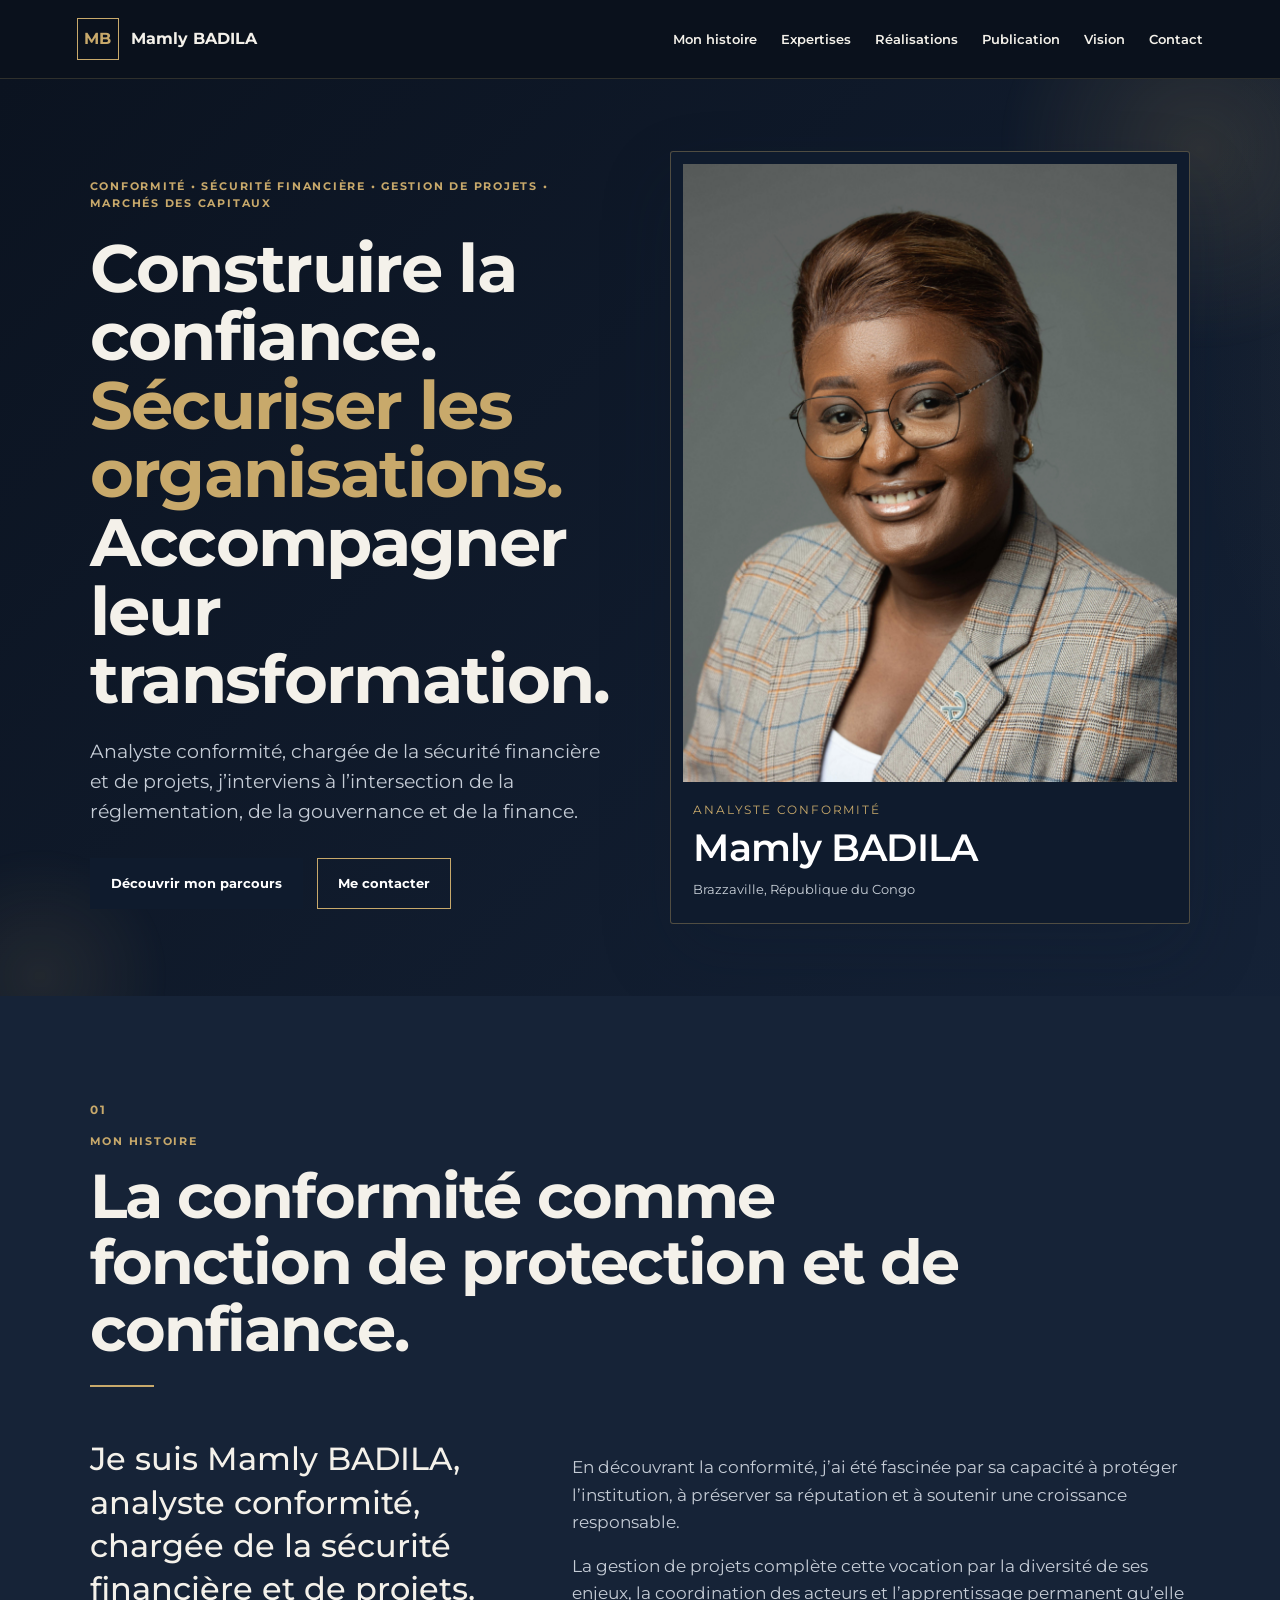
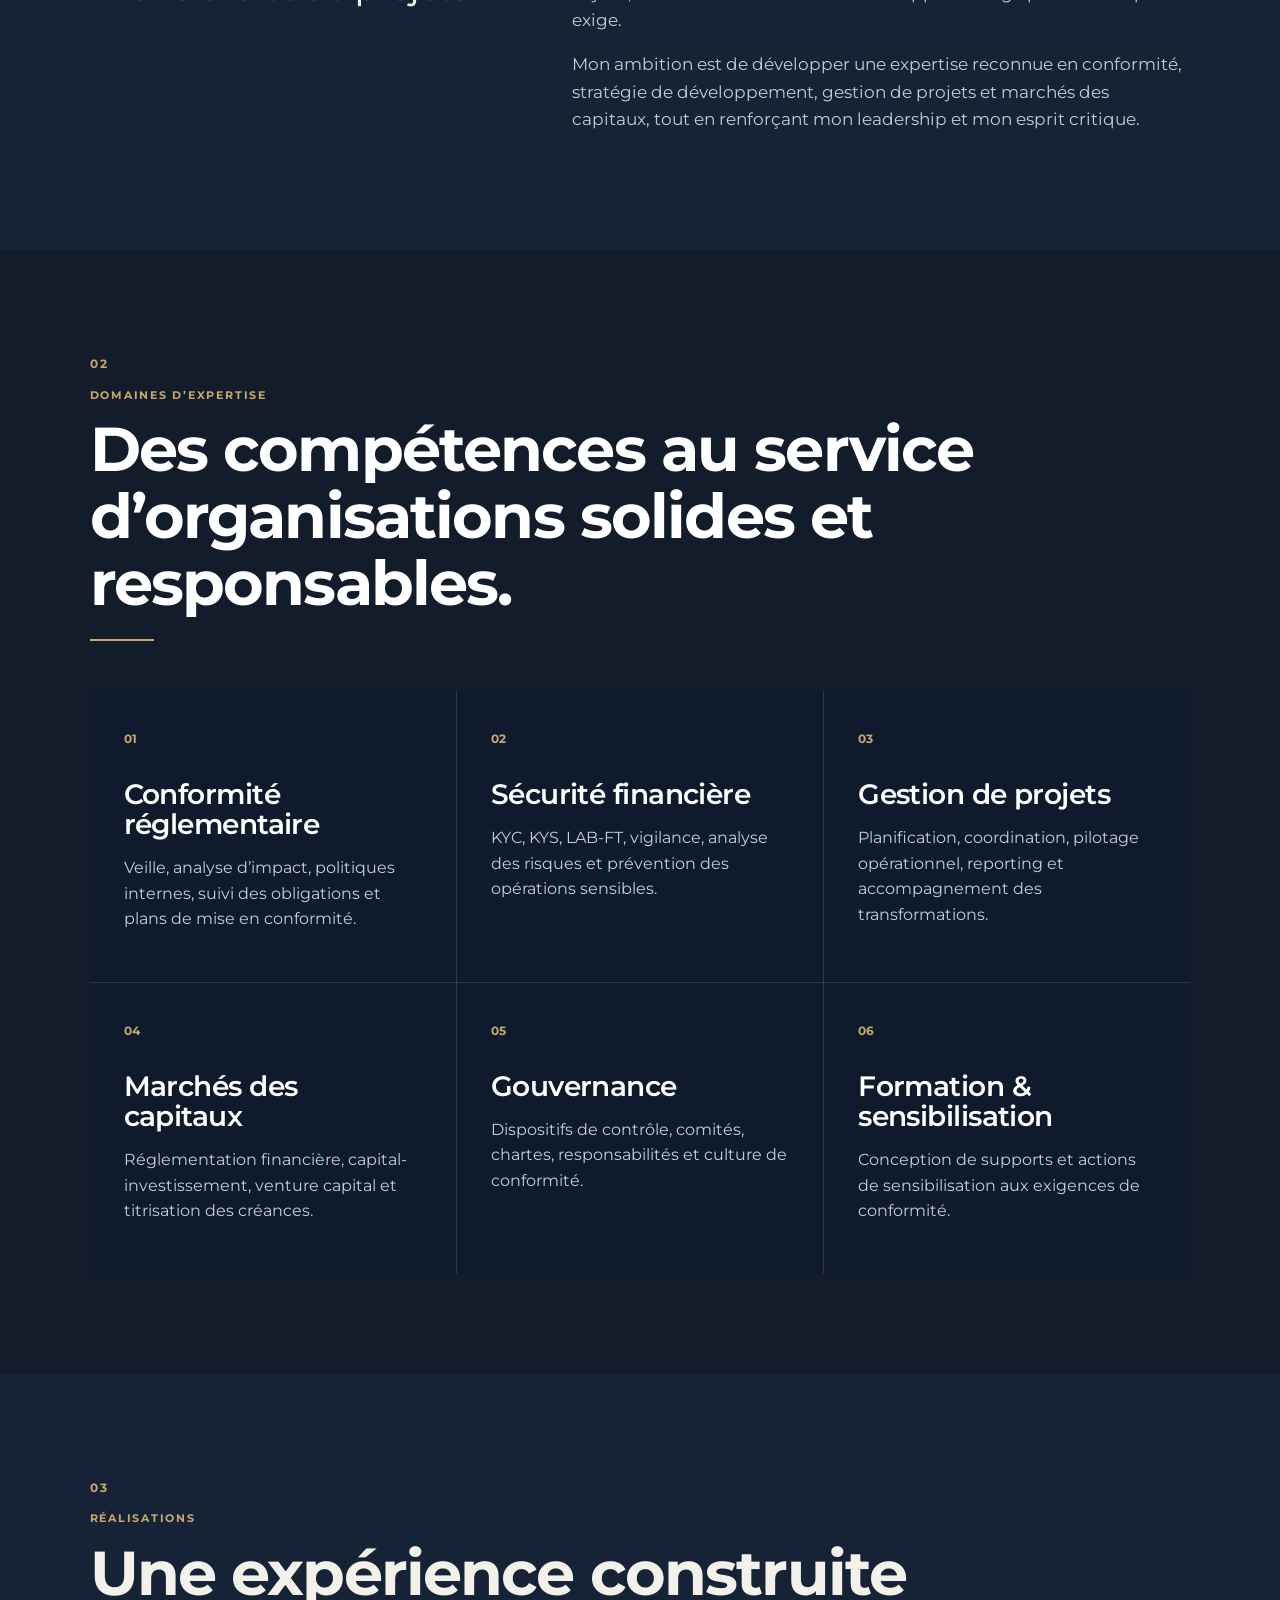
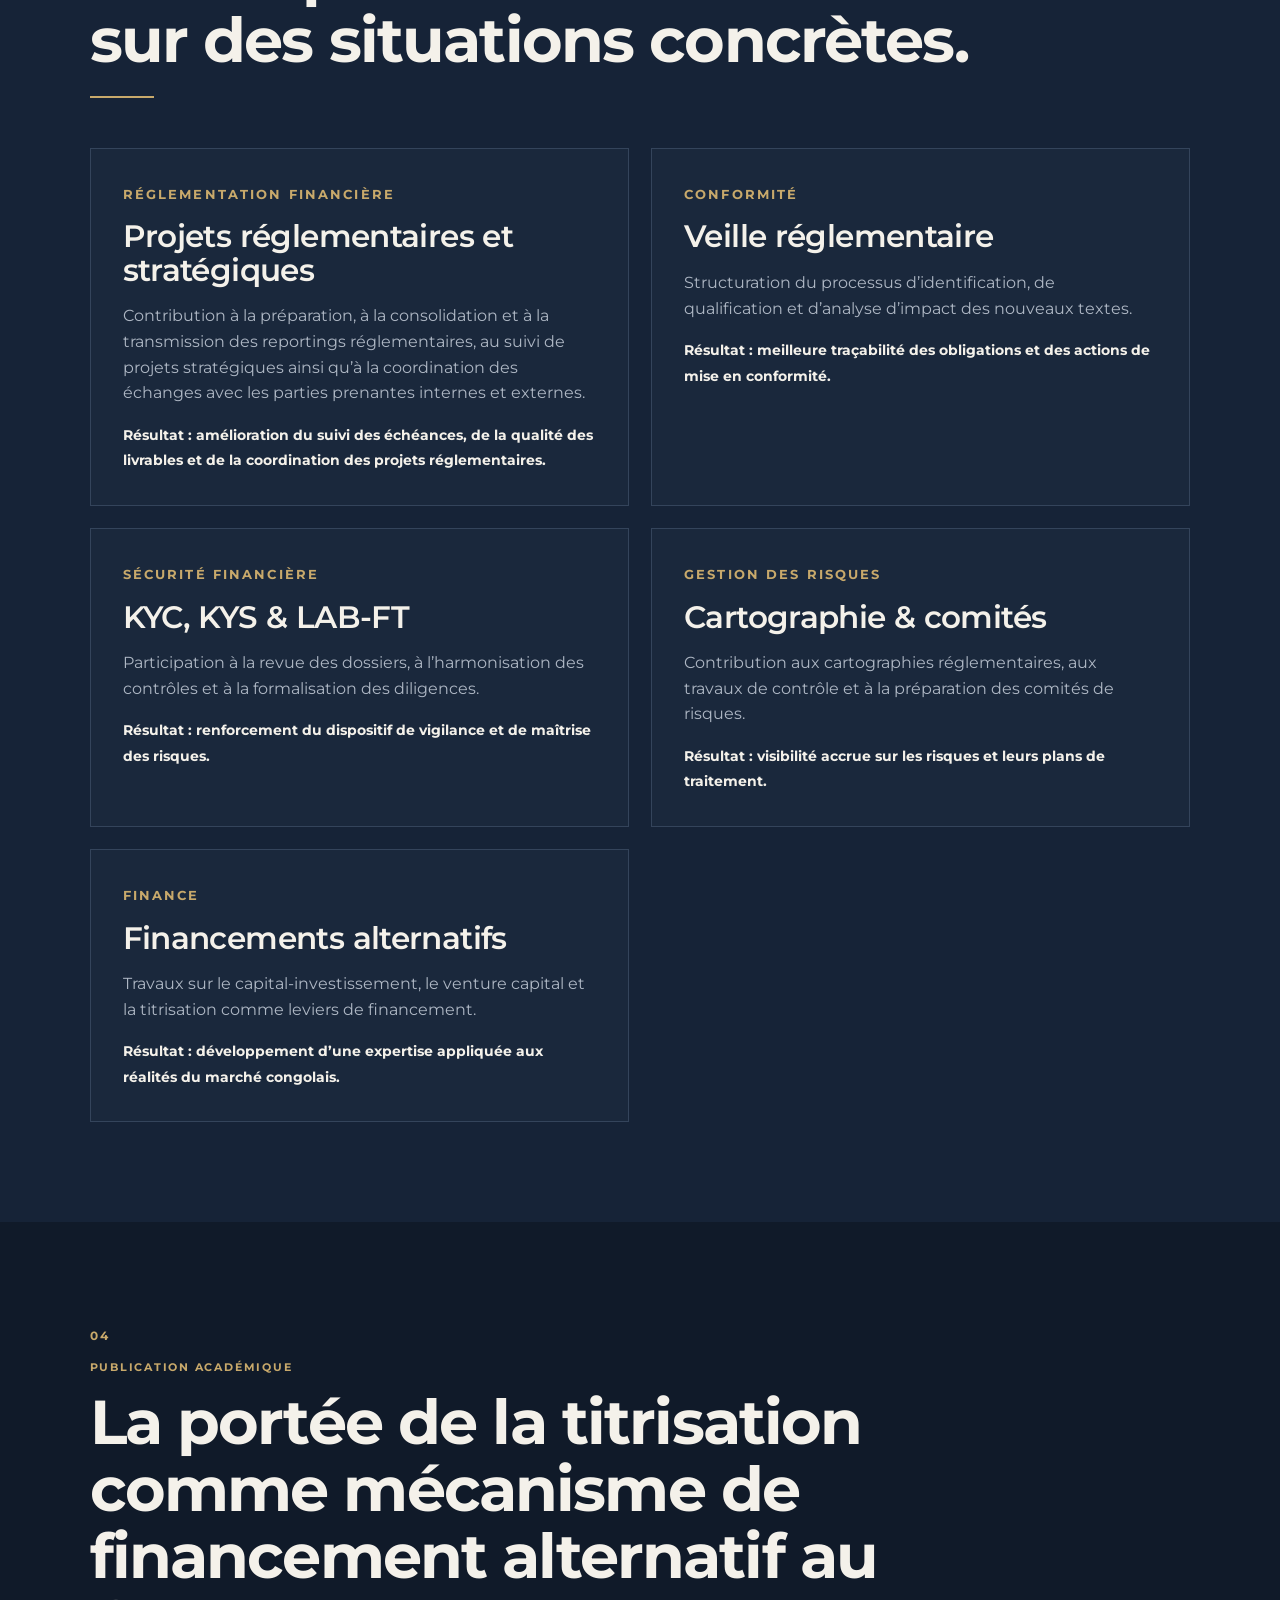
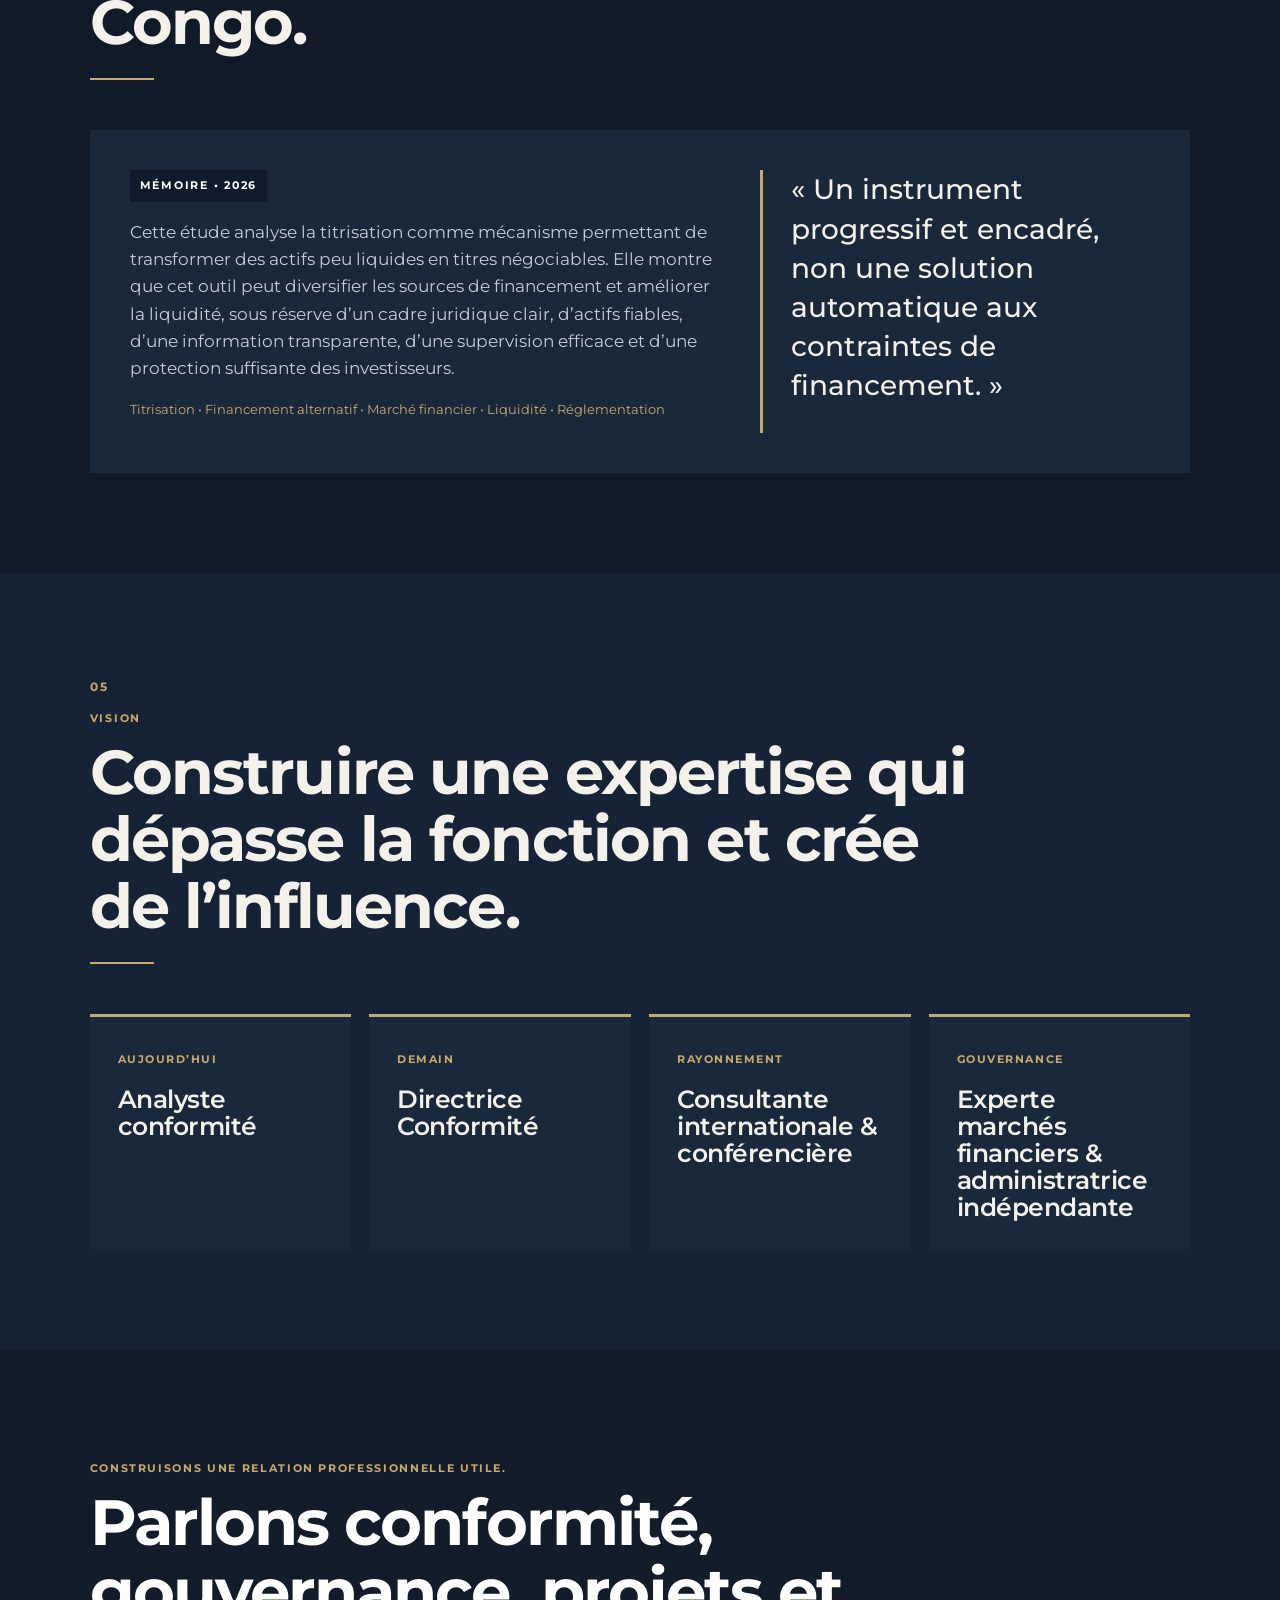
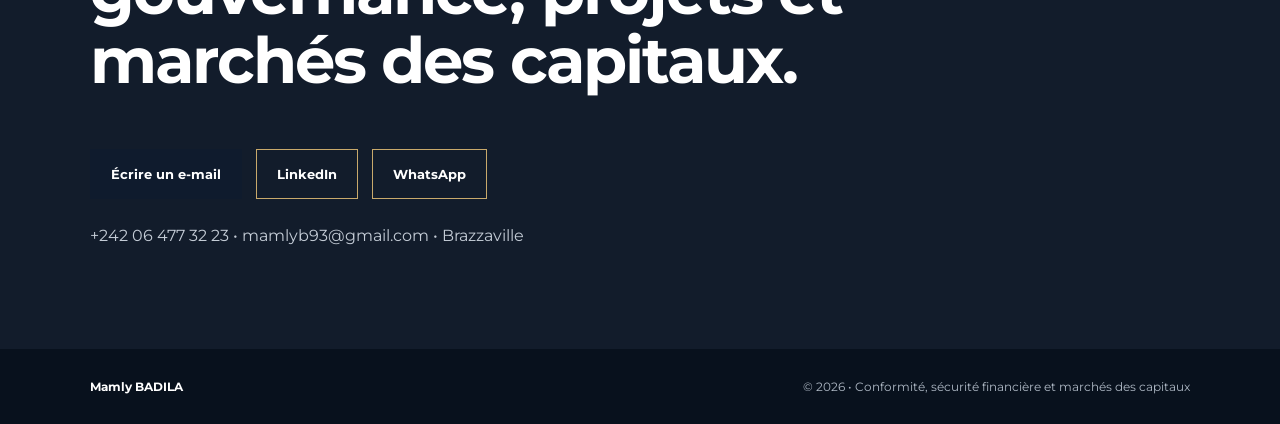
<file: index.html>
<!DOCTYPE html><html lang="fr"><head><meta charset="UTF-8"><meta name="viewport" content="width=device-width,initial-scale=1"><meta name="description" content="Mamly BADILA, analyste conformité, sécurité financière, gestion de projets et marchés des capitaux."><title>Mamly BADILA | Conformité & Marchés des capitaux</title><link rel="preconnect" href="https://fonts.googleapis.com"><link rel="preconnect" href="https://fonts.gstatic.com" crossorigin><link href="https://fonts.googleapis.com/css2?family=Inter:wght@400;500;600;700&family=Playfair+Display:wght@600;700&display=swap" rel="stylesheet"><link rel="stylesheet" href="styles.css"></head><body><header class="site-header"><a class="brand" href="#accueil"><span class="brand-mark">MB</span><span>Mamly BADILA</span></a><button class="menu-toggle" aria-label="Menu">☰</button><nav class="nav"><a href="#histoire">Mon histoire</a><a href="#expertises">Expertises</a><a href="#realisations">Réalisations</a><a href="#publication">Publication</a><a href="#vision">Vision</a><a href="#contact">Contact</a></nav></header><main><section id="accueil" class="hero"><div class="hero-copy reveal"><p class="kicker">CONFORMITÉ • SÉCURITÉ FINANCIÈRE • GESTION DE PROJETS • MARCHÉS DES CAPITAUX</p><h1>Construire la confiance.<br><span>Sécuriser les organisations.</span><br>Accompagner leur transformation.</h1><p class="intro">Analyste conformité, chargée de la sécurité financière et de projets, j’interviens à l’intersection de la réglementation, de la gouvernance et de la finance.</p><div class="actions"><a class="btn primary" href="#histoire">Découvrir mon parcours</a><a class="btn secondary" href="#contact">Me contacter</a></div></div><aside class="hero-card reveal"><img src="4c3d6732-0af5-4ce8-9560-df47b364be13.jpg" alt="Portrait professionnel de Mamly BADILA"><div><p>Analyste Conformité</p><h2>Mamly BADILA</h2><span>Brazzaville, République du Congo</span></div></aside></section><section id="histoire" class="section story"><div class="section-title reveal"><span>01</span><p>Mon histoire</p><h2>La conformité comme fonction de protection et de confiance.</h2></div><div class="story-grid reveal"><p class="lead">Je suis Mamly BADILA, analyste conformité, chargée de la sécurité financière et de projets.</p><div><p>En découvrant la conformité, j’ai été fascinée par sa capacité à protéger l’institution, à préserver sa réputation et à soutenir une croissance responsable.</p><p>La gestion de projets complète cette vocation par la diversité de ses enjeux, la coordination des acteurs et l’apprentissage permanent qu’elle exige.</p><p>Mon ambition est de développer une expertise reconnue en conformité, stratégie de développement, gestion de projets et marchés des capitaux, tout en renforçant mon leadership et mon esprit critique.</p></div></div></section><section id="expertises" class="section navy"><div class="section-title reveal"><span>02</span><p>Domaines d’expertise</p><h2>Des compétences au service d’organisations solides et responsables.</h2></div><div class="expertise-grid"><article class="reveal"><b>01</b><h3>Conformité réglementaire</h3><p>Veille, analyse d’impact, politiques internes, suivi des obligations et plans de mise en conformité.</p></article><article class="reveal"><b>02</b><h3>Sécurité financière</h3><p>KYC, KYS, LAB-FT, vigilance, analyse des risques et prévention des opérations sensibles.</p></article><article class="reveal"><b>03</b><h3>Gestion de projets</h3><p>Planification, coordination, pilotage opérationnel, reporting et accompagnement des transformations.</p></article><article class="reveal"><b>04</b><h3>Marchés des capitaux</h3><p>Réglementation financière, capital-investissement, venture capital et titrisation des créances.</p></article><article class="reveal"><b>05</b><h3>Gouvernance</h3><p>Dispositifs de contrôle, comités, chartes, responsabilités et culture de conformité.</p></article><article class="reveal"><b>06</b><h3>Formation & sensibilisation</h3><p>Conception de supports et actions de sensibilisation aux exigences de conformité.</p></article></div></section><section id="realisations" class="section"><div class="section-title reveal"><span>03</span><p>Réalisations</p><h2>Une expérience construite sur des situations concrètes.</h2></div><div class="projects"><article class="reveal"><small>Réglementation financière</small><h3>Projets réglementaires et stratégiques</h3><p>Contribution à la préparation, à la consolidation et à la transmission des reportings réglementaires, au suivi de projets stratégiques ainsi qu’à la coordination des échanges avec les parties prenantes internes et externes.</p><strong>Résultat : amélioration du suivi des échéances, de la qualité des livrables et de la coordination des projets réglementaires.</strong></article><article class="reveal"><small>Conformité</small><h3>Veille réglementaire</h3><p>Structuration du processus d’identification, de qualification et d’analyse d’impact des nouveaux textes.</p><strong>Résultat : meilleure traçabilité des obligations et des actions de mise en conformité.</strong></article><article class="reveal"><small>Sécurité financière</small><h3>KYC, KYS & LAB-FT</h3><p>Participation à la revue des dossiers, à l’harmonisation des contrôles et à la formalisation des diligences.</p><strong>Résultat : renforcement du dispositif de vigilance et de maîtrise des risques.</strong></article><article class="reveal"><small>Gestion des risques</small><h3>Cartographie & comités</h3><p>Contribution aux cartographies réglementaires, aux travaux de contrôle et à la préparation des comités de risques.</p><strong>Résultat : visibilité accrue sur les risques et leurs plans de traitement.</strong></article><article class="reveal"><small>Finance</small><h3>Financements alternatifs</h3><p>Travaux sur le capital-investissement, le venture capital et la titrisation comme leviers de financement.</p><strong>Résultat : développement d’une expertise appliquée aux réalités du marché congolais.</strong></article></div></section><section id="publication" class="section publication"><div class="section-title reveal"><span>04</span><p>Publication académique</p><h2>La portée de la titrisation comme mécanisme de financement alternatif au Congo.</h2></div><div class="publication-card reveal"><div><span class="badge">Mémoire • 2026</span><p>Cette étude analyse la titrisation comme mécanisme permettant de transformer des actifs peu liquides en titres négociables. Elle montre que cet outil peut diversifier les sources de financement et améliorer la liquidité, sous réserve d’un cadre juridique clair, d’actifs fiables, d’une information transparente, d’une supervision efficace et d’une protection suffisante des investisseurs.</p><p class="keywords">Titrisation • Financement alternatif • Marché financier • Liquidité • Réglementation</p></div><blockquote>« Un instrument progressif et encadré, non une solution automatique aux contraintes de financement. »</blockquote></div></section><section id="vision" class="section vision"><div class="section-title reveal"><span>05</span><p>Vision</p><h2>Construire une expertise qui dépasse la fonction et crée de l’influence.</h2></div><div class="vision-grid"><div class="reveal"><span>Aujourd’hui</span><h3>Analyste conformité</h3></div><div class="reveal"><span>Demain</span><h3>Directrice Conformité</h3></div><div class="reveal"><span>Rayonnement</span><h3>Consultante internationale & conférencière</h3></div><div class="reveal"><span>Gouvernance</span><h3>Experte marchés financiers & administratrice indépendante</h3></div></div></section><section id="contact" class="section contact"><div class="contact-box reveal"><p>Construisons une relation professionnelle utile.</p><h2>Parlons conformité, gouvernance, projets et marchés des capitaux.</h2><div class="actions"><a class="btn primary" href="mailto:mamlyb93@gmail.com">Écrire un e-mail</a><a class="btn secondary light" href="https://www.linkedin.com/in/mamly-badila-3628a3a8/" target="_blank" rel="noopener">LinkedIn</a><a class="btn secondary light" href="https://wa.me/242064773223" target="_blank" rel="noopener">WhatsApp</a></div><span>+242 06 477 32 23 • mamlyb93@gmail.com • Brazzaville</span></div></section></main><footer><strong>Mamly BADILA</strong><span>© 2026 • Conformité, sécurité financière et marchés des capitaux</span></footer><!-- redeploy: restored sober version --><script src="script.js"></script></body></html>
</file>
<file: styles.css>
:root{--ink:#101820;--navy:#0f1b2d;--ivory:#f7f4ee;--pearl:#e9e7e2;--gold:#c8a96b;--muted:#6c7279;--white:#fff}*{box-sizing:border-box}html{scroll-behavior:smooth}body{margin:0;font-family:Inter,Arial,sans-serif;background:var(--ivory);color:var(--ink);line-height:1.6}a{text-decoration:none;color:inherit}.site-header{position:sticky;top:0;z-index:50;display:flex;align-items:center;justify-content:space-between;padding:18px 6vw;background:rgba(247,244,238,.92);backdrop-filter:blur(16px);border-bottom:1px solid rgba(15,27,45,.09)}.brand{display:flex;align-items:center;gap:12px;font-weight:700}.brand-mark{display:grid;place-items:center;width:42px;height:42px;border:1px solid var(--gold);font-family:"Playfair Display",serif;color:var(--gold)}.nav{display:flex;gap:24px;font-size:13px;font-weight:600}.nav a:hover{color:var(--gold)}.menu-toggle{display:none;background:none;border:0;font-size:24px}.hero{min-height:90vh;display:grid;grid-template-columns:1.2fr .8fr;gap:70px;align-items:center;padding:80px 7vw;background:linear-gradient(135deg,#faf8f4 0%,#ece8df 100%)}.kicker,.section-title>p{font-size:11px;letter-spacing:.18em;text-transform:uppercase;font-weight:700;color:var(--gold)}h1,h2,h3{font-family:"Playfair Display",serif;line-height:1.08;margin-top:0}.hero h1{font-size:clamp(46px,6.5vw,86px);margin:22px 0}.hero h1 span{color:var(--gold)}.intro{max-width:700px;font-size:19px;color:#4d5560}.actions{display:flex;flex-wrap:wrap;gap:14px;margin-top:30px}.btn{display:inline-flex;justify-content:center;align-items:center;padding:14px 20px;border:1px solid var(--ink);font-size:13px;font-weight:700}.primary{background:var(--navy);color:#fff;border-color:var(--navy)}.secondary{background:transparent}.hero-card{background:var(--navy);color:#fff;padding:18px;box-shadow:0 30px 70px rgba(15,27,45,.22)}.hero-card img{width:100%;aspect-ratio:4/5;object-fit:cover;display:block;filter:saturate(.9)}.hero-card div{padding:20px 6px 8px}.hero-card p{margin:0;color:var(--gold);font-size:12px;text-transform:uppercase;letter-spacing:.15em}.hero-card h2{font-size:38px;margin:8px 0}.hero-card span{font-size:13px;color:#c9d0d8}.section{padding:100px 7vw}.section-title{max-width:900px;margin-bottom:50px;position:relative}.section-title>span{font-size:12px;color:var(--gold);font-weight:700}.section-title h2{font-size:clamp(36px,5vw,62px);margin:12px 0}.story-grid{display:grid;grid-template-columns:.8fr 1.2fr;gap:70px}.lead{font-family:"Playfair Display",serif;font-size:32px;line-height:1.35;margin:0}.story-grid>div p{font-size:17px;color:#4d5560}.navy{background:var(--navy);color:#fff}.navy .section-title h2{color:#fff}.expertise-grid{display:grid;grid-template-columns:repeat(3,1fr);gap:1px;background:rgba(255,255,255,.12)}.expertise-grid article{background:var(--navy);padding:34px;min-height:260px}.expertise-grid b{color:var(--gold);font-size:12px}.expertise-grid h3{font-size:28px;margin:28px 0 14px}.expertise-grid p{color:#c7ced7}.projects{display:grid;grid-template-columns:repeat(2,1fr);gap:22px}.projects article{background:#fff;padding:32px;border:1px solid #ded9cf}.projects small{color:var(--gold);font-weight:700;text-transform:uppercase;letter-spacing:.12em}.projects h3{font-size:31px;margin:14px 0}.projects p{color:var(--muted)}.projects strong{font-size:14px}.publication{background:var(--pearl)}.publication-card{display:grid;grid-template-columns:1.2fr .8fr;gap:45px;background:#fff;padding:40px}.badge{display:inline-block;padding:7px 10px;background:var(--navy);color:#fff;font-size:11px;text-transform:uppercase;letter-spacing:.12em}.publication-card p{font-size:17px;color:#4d5560}.keywords{font-size:13px!important;color:var(--gold)!important;font-weight:700}.publication-card blockquote{margin:0;padding-left:28px;border-left:3px solid var(--gold);font-family:"Playfair Display",serif;font-size:28px;line-height:1.4}.vision{background:#fff}.vision-grid{display:grid;grid-template-columns:repeat(4,1fr);gap:18px}.vision-grid div{padding:28px;border-top:3px solid var(--gold);background:var(--ivory)}.vision-grid span{font-size:11px;text-transform:uppercase;letter-spacing:.14em;color:var(--gold);font-weight:700}.vision-grid h3{font-size:25px;margin:15px 0 0}.contact{background:linear-gradient(135deg,#0f1b2d,#1c2d45);color:#fff}.contact-box{max-width:950px}.contact-box>p{color:var(--gold);text-transform:uppercase;letter-spacing:.15em;font-size:11px;font-weight:700}.contact-box h2{font-size:clamp(38px,5vw,64px)}.light{border-color:#fff;color:#fff}.contact-box>span{display:block;margin-top:24px;color:#c4ccd6}footer{display:flex;justify-content:space-between;gap:20px;padding:28px 7vw;background:#08111d;color:#aeb8c4;font-size:12px}footer strong{color:#fff}.reveal{opacity:0;transform:translateY(28px);transition:opacity .85s cubic-bezier(.2,.7,.2,1),transform .85s cubic-bezier(.2,.7,.2,1)}.reveal.visible{opacity:1;transform:none}@media(max-width:980px){.hero{grid-template-columns:1fr}.hero-card{max-width:560px}.expertise-grid{grid-template-columns:repeat(2,1fr)}.vision-grid{grid-template-columns:repeat(2,1fr)}.nav{display:none;position:absolute;top:79px;left:0;right:0;flex-direction:column;padding:22px 6vw;background:var(--ivory)}.nav.open{display:flex}.menu-toggle{display:block}}@media(max-width:700px){.hero,.section{padding-left:22px;padding-right:22px}.story-grid,.projects,.publication-card{grid-template-columns:1fr}.expertise-grid,.vision-grid{grid-template-columns:1fr}.hero h1{font-size:49px}.lead{font-size:27px}.publication-card{padding:26px}.publication-card blockquote{font-size:23px}footer{flex-direction:column}}
/* Palette sombre premium */
:root{--ivory:#121c2b;--pearl:#172437;--ink:#f4f1ea;--muted:#aeb7c4}.site-header{background:rgba(10,17,28,.94);border-bottom-color:rgba(200,169,107,.2)}.hero{background:radial-gradient(circle at 82% 16%,rgba(200,169,107,.2),transparent 30%),linear-gradient(135deg,#0b1320 0%,#16243a 65%,#0d1725 100%)}.intro,.story-grid>div p,.publication-card p{color:#c5ccd6}.section{background:#121c2b}.section:nth-of-type(even){background:#162337}.projects article,.publication-card{background:#1a283c;border-color:#34445b;color:#f4f1ea}.publication,.vision{background:#101a29}.vision-grid div{background:#1a283c}.secondary{border-color:var(--gold);color:#fff}.menu-toggle{color:#fff}@media(max-width:980px){.nav{background:#0b1320}}
/* Animations premium */
.site-header{transition:padding .35s ease,background .35s ease,box-shadow .35s ease}.site-header.scrolled{padding-top:11px;padding-bottom:11px;background:rgba(7,13,22,.97);box-shadow:0 12px 35px rgba(0,0,0,.24)}.brand-mark{transition:transform .35s ease,background .35s ease,color .35s ease}.brand:hover .brand-mark{transform:rotate(-6deg) scale(1.05);background:var(--gold);color:#08111d}.nav a{position:relative;transition:color .3s ease}.nav a:after{content:"";position:absolute;left:0;bottom:-6px;width:100%;height:1px;background:var(--gold);transform:scaleX(0);transform-origin:right;transition:transform .35s ease}.nav a:hover:after{transform:scaleX(1);transform-origin:left}.hero{position:relative;overflow:hidden}.hero:before,.hero:after{content:"";position:absolute;border-radius:50%;filter:blur(2px);pointer-events:none}.hero:before{width:420px;height:420px;right:-130px;top:-140px;background:radial-gradient(circle,rgba(200,169,107,.16),transparent 68%);animation:glowFloat 9s ease-in-out infinite}.hero:after{width:260px;height:260px;left:-90px;bottom:-110px;background:radial-gradient(circle,rgba(200,169,107,.1),transparent 70%);animation:glowFloat 12s ease-in-out infinite reverse}.hero-copy,.hero-card{position:relative;z-index:1}.hero h1{animation:heroRise 1s cubic-bezier(.2,.7,.2,1) both}.kicker{animation:heroRise .8s .1s cubic-bezier(.2,.7,.2,1) both}.intro{animation:heroRise .8s .25s cubic-bezier(.2,.7,.2,1) both}.actions{animation:heroRise .8s .4s cubic-bezier(.2,.7,.2,1) both}.hero-card{animation:cardEnter 1s .2s cubic-bezier(.2,.7,.2,1) both;transition:transform .45s ease,box-shadow .45s ease}.hero-card:hover{transform:translateY(-8px) rotate(.3deg);box-shadow:0 40px 90px rgba(0,0,0,.35)}.hero-card img{transition:transform .8s cubic-bezier(.2,.7,.2,1),filter .6s ease}.hero-card:hover img{transform:scale(1.035);filter:saturate(1)}.btn{position:relative;overflow:hidden;transition:transform .3s ease,border-color .3s ease,color .3s ease,box-shadow .3s ease}.btn:before{content:"";position:absolute;inset:0;background:linear-gradient(110deg,transparent 25%,rgba(255,255,255,.2) 50%,transparent 75%);transform:translateX(-130%);transition:transform .65s ease}.btn:hover{transform:translateY(-3px);box-shadow:0 12px 28px rgba(0,0,0,.2)}.btn:hover:before{transform:translateX(130%)}.expertise-grid article,.projects article,.vision-grid div,.publication-card{transition:transform .35s ease,border-color .35s ease,box-shadow .35s ease,background .35s ease}.expertise-grid article:hover,.projects article:hover,.vision-grid div:hover,.publication-card:hover{transform:translateY(-7px);border-color:rgba(200,169,107,.55);box-shadow:0 22px 50px rgba(0,0,0,.22)}.expertise-grid article:hover{background:#182840}.expertise-grid b{display:inline-block;transition:transform .35s ease}.expertise-grid article:hover b{transform:translateX(8px)}.section-title:after{content:"";display:block;width:64px;height:2px;margin-top:22px;background:var(--gold);transform:scaleX(.35);transform-origin:left;transition:transform .7s ease}.section-title.visible:after{transform:scaleX(1)}
@keyframes heroRise{from{opacity:0;transform:translateY(26px)}to{opacity:1;transform:none}}@keyframes cardEnter{from{opacity:0;transform:translateX(35px) scale(.98)}to{opacity:1;transform:none}}@keyframes glowFloat{0%,100%{transform:translate3d(0,0,0) scale(1)}50%{transform:translate3d(-18px,24px,0) scale(1.08)}}
@media(prefers-reduced-motion:reduce){*,*:before,*:after{animation-duration:.01ms!important;animation-iteration-count:1!important;scroll-behavior:auto!important;transition-duration:.01ms!important}}
</file>
